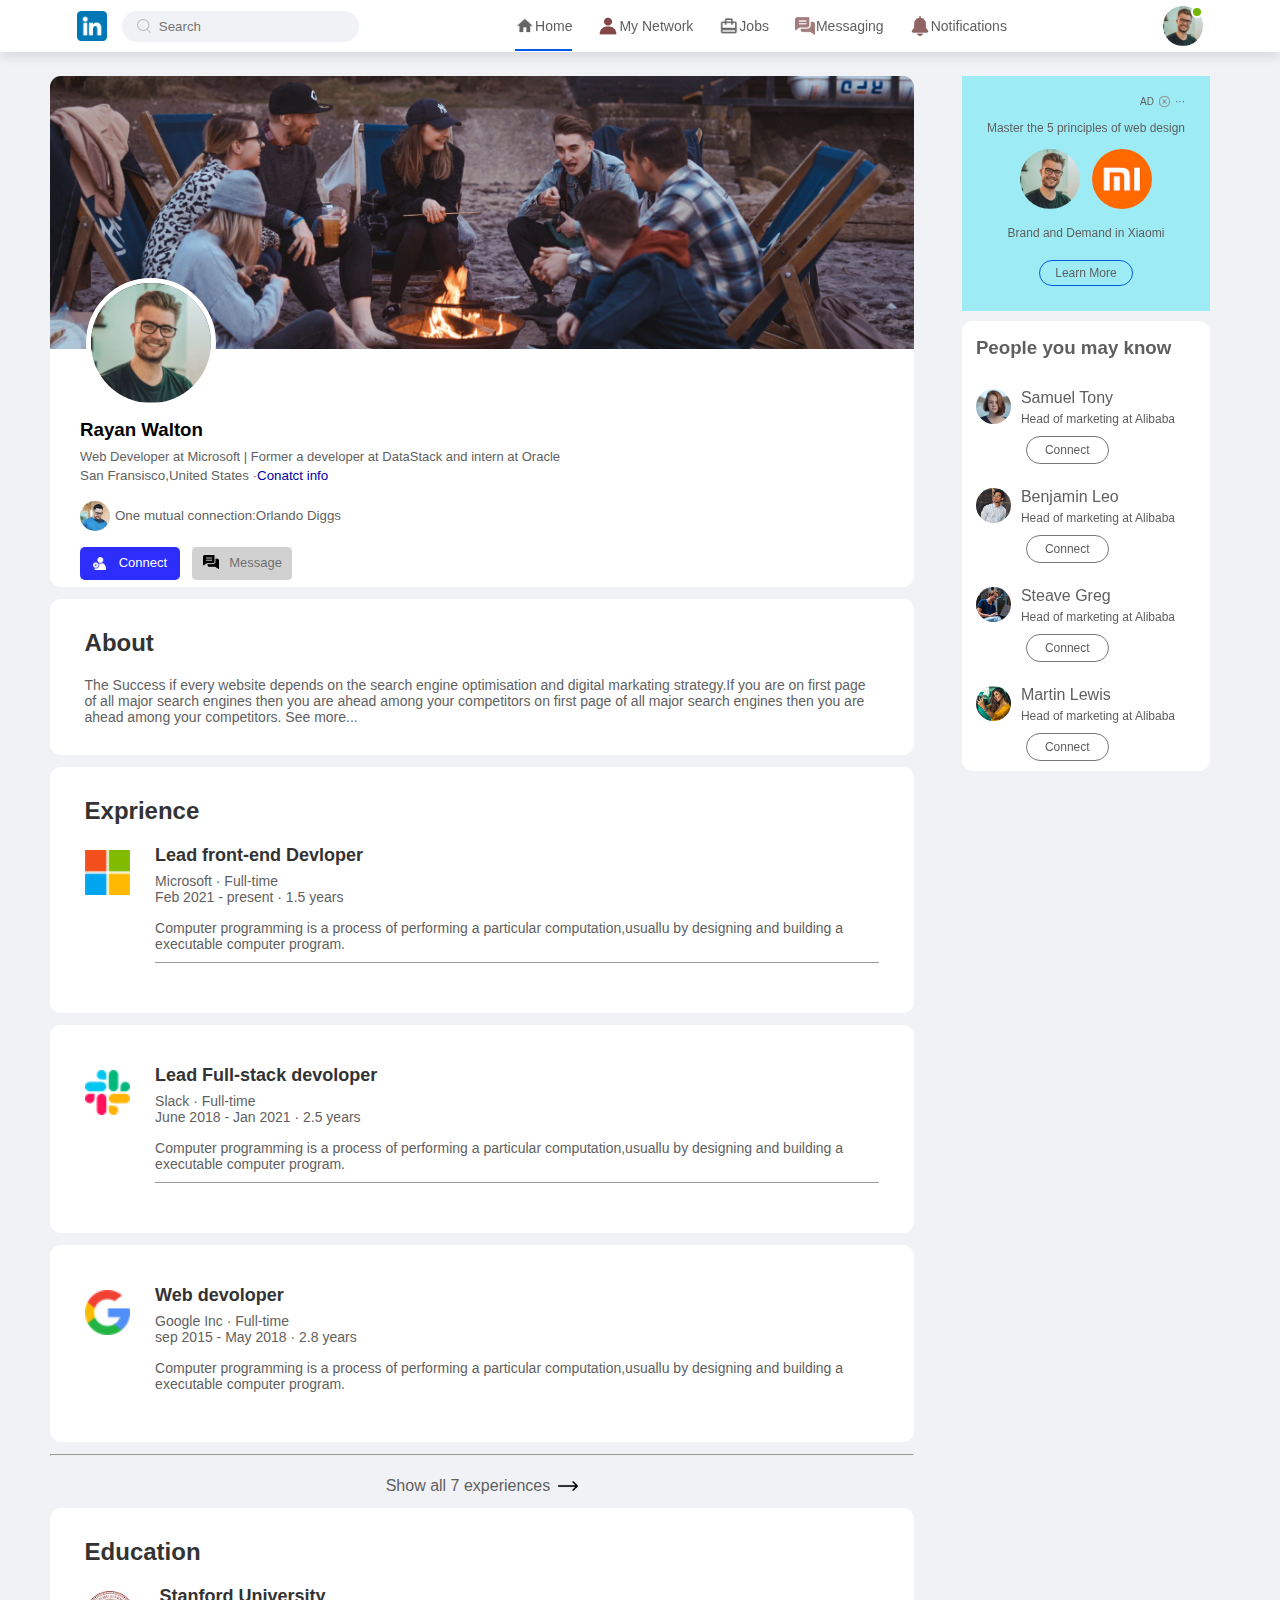
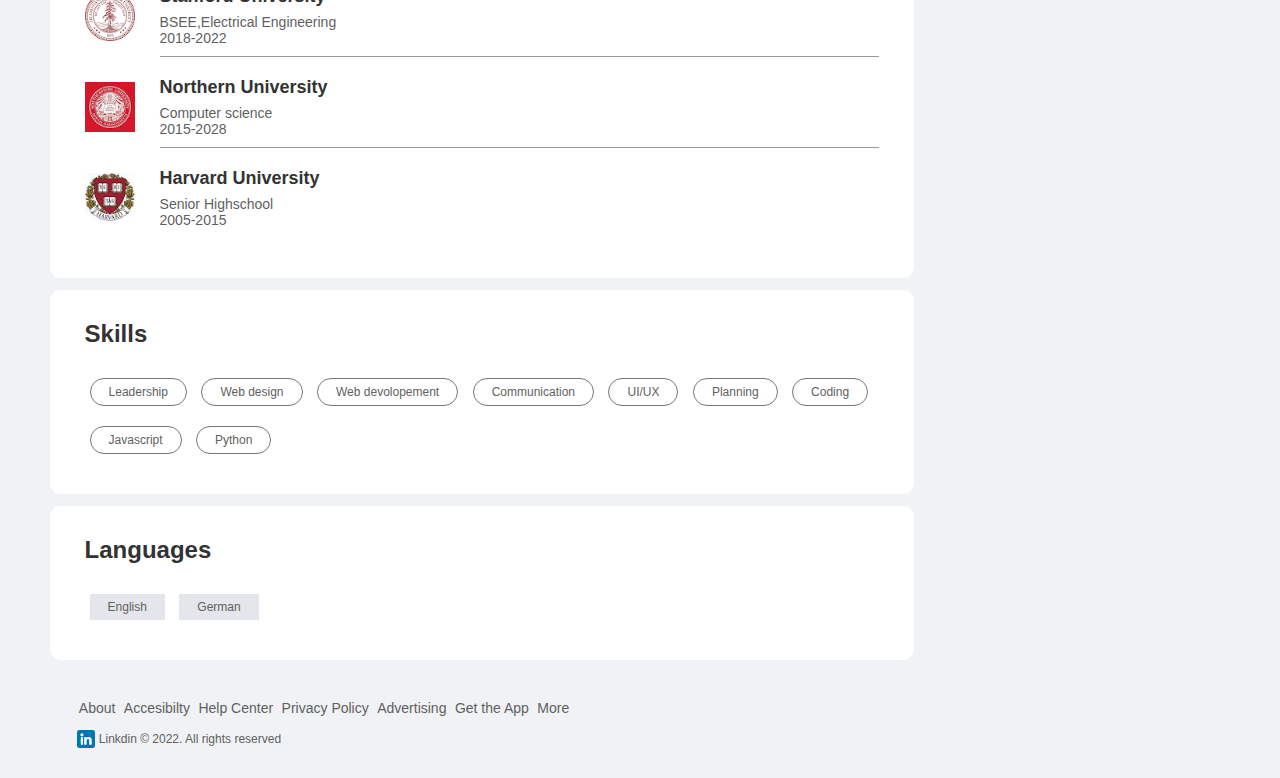
<file: profile.html>
<!DOCTYPE html>
<html lang="en">

<head>
    <meta charset="UTF-8">
    <meta http-equiv="X-UA-Compatible" content="IE=edge">
    <meta name="viewport" content="width=device-width, initial-scale=1.0">
    <title>Linkdin-clone</title>
    <link rel="stylesheet" href="style.css">
</head>

<body>
<!--hloiiiiii-->
    <nav class="navbar">
        <div class="navbar-left">
            <a href="index.html" class="logo"><img src="images/linkedin.png" alt=""></a>
            <div class="search-box">
                <img src="images/search.png" alt="">
                <input type="text" placeholder="Search">
            </div>
        </div>
        <div class="navbar-center">
            <ul>
                <li class="active-link"><a href=""><img src="images/profile-home.png" alt=""></a><span>Home</span></li>
                <li><a href=""><img src="images/profile-new.png" alt=""></a><span>My Network</span></li>
                <li><a href=""><img src="images/profile-job.png" alt=""></a><span>Jobs</span></li>
                <li><a href=""><img src="images/chatting.png" alt=""></a><span>Messaging</span></li>
                <li><a href=""><img src="images/bell.png" alt=""></a><span>Notifications</span></li>
            </ul>
        </div>
        <div class="navbar-right">

            <img src="images/member-2.png" alt="" onclick="toggleMenu()">
            <div class="online">

            </div>
        </div>
        <!-- ------------------profile dropdown menu------------------------- -->
        <div class="profile-menu-wrap " id="profile-menu">
            <div class="profile-menu">
                <div class="user-info">
                    <img src="images/member-2.png" alt="">
                    <div>
                        <h3>Rayan Walton</h3>
                        <a href="">See your profile</a>
                    </div>
                </div>

                <hr>
                <a href="" class="profile-menu-link">
                    <img src="images/contract.png" alt="">
                    <p>Give Feedback</p>
                    <span>></span>
                </a>
                <a href="" class="profile-menu-link">
                    <img src="images/settings.png" alt="">
                    <p>Settings and Privacy</p>
                    <span>></span>
                </a>
                <a href="" class="profile-menu-link">
                    <img src="images/question (1).png" alt="">
                    <p>Help & Support</p>
                    <span>></span>
                </a>
                <a href="" class="profile-menu-link">
                    <img src="images/moon.png" alt="">
                    <p>Display and Accesibilty</p>
                    <span>></span>
                </a>
                <a href="" class="profile-menu-link">
                    <img src="images/turn-off.png" alt="">
                    <p>Logout</p>
                    <span>></span>
                </a>
            </div>
        </div>
    </nav>


    <!-- NAVBAR CLOSED -->

    <div class="container">
        <div class="left-section">

            <div class="topbox">

                <div class="background-image">
                    <img src="images/cover.png" alt="">
                </div>

                <div class="profile-image">
                    <img src="images/member-2.png" alt="">
                </div>

                <div class="topbox-bottom-content">
                    <h3>Rayan Walton</h3>
                    <p>Web Developer at Microsoft | Former a
                        developer at DataStack and intern
                        at Oracle
                    </p>

                    <small>San Fransisco,United States &middot;<span>Conatct info</span></small>

                    <div class="profile-mini">
                        <img src="images/member-4.png" alt="">
                        <small>One mutual connection:Orlando Diggs</small>
                    </div>
                    <a href="">
                        <button class="connect-btn">
                            <div>
                                <img src="images/add-friend.png" alt="">
                                <p>Connect</p>
                            </div>
                        </button>
                    </a>

                    <a href="">
                        <button class="message-btn">
                            <div>
                                <img src="images/chatting (1).png" alt="">
                                <p>Message</p>
                            </div>
                        </button>
                    </a>

                </div>
            </div>

            <div class="profile-description">
                <h2>About</h2>
                <p>The Success if every website depends on the search engine optimisation and digital markating strategy.If you are on first page of all major search engines then you are ahead among your competitors on first page of all major search engines then you are ahead among your competitors.
                    <a href="" class="see-more-link">See more...</a> 
                </p>
            </div>

            <div class="profile-description">
                <h2>Exprience</h2>
                <div class="profile-desc-row">
                    <img src="images/microsoft.png" alt="">
                    <div>
                        <h3>Lead front-end Devloper</h3>
                        <b>Microsoft &middot; Full-time</b>
                        <b>Feb 2021 - present &middot; 1.5 years</b>
                        <p>Computer programming is a process of performing a particular
                            computation,usuallu by designing and building a executable
                            computer program.
                        </p>
                        <hr>
                    </div>
                </div>
            </div>

            
            <div class="profile-description">
             
                <div class="profile-desc-row">
                    <img src="images/slack.png" alt="">
                    <div>
                        <h3>Lead Full-stack devoloper</h3>
                        <b>Slack &middot; Full-time</b>
                        <b>June 2018 - Jan 2021 &middot; 2.5 years</b>
                        <p>Computer programming is a process of performing a particular
                            computation,usuallu by designing and building a executable
                            computer program.
                        </p>
                        <hr>
                    </div>
                </div>
            </div>

            
            <div class="profile-description">
              
                <div class="profile-desc-row">
                    <img src="images/search (1).png" alt="">
                    <div>
                        <h3>Web devoloper</h3>
                        <b>Google Inc &middot; Full-time</b>
                        <b>sep 2015  - May 2018 &middot; 2.8 years</b>
                        <p>Computer programming is a process of performing a particular
                            computation,usuallu by designing and building a executable
                            computer program.
                        </p>
                       
                    </div>
                </div>
            </div>

            <hr>
            <a href="" class="experience-link">Show all 7 experiences <img src="images/right-arrow.png" alt=""></a>

            <div class="profile-description">
                <h2>Education</h2>
                <div class="profile-desc-row">
                    <img src="images/stanf.png" alt="">
                    <div>
                        <h3>Stanford University</h3>
                        <b>BSEE,Electrical Engineering</b>
                        <b>2018-2022</b>
                        <hr>
                    </div>
                </div>

                <div class="profile-desc-row">
                    <img src="images/northern.png" alt="">
                    <div>
                        <h3>Northern University</h3>
                        <b>Computer science</b>
                        <b>2015-2028</b>
                        <hr>
                    </div>
                </div>

                <div class="profile-desc-row">
                    <img src="images/harva.png" alt="">
                    <div>
                        <h3>Harvard University</h3>
                        <b>Senior Highschool</b>
                        <b>2005-2015</b>
                      
                    </div>
                </div>
            </div>


            <div class="profile-description">
                <h2>Skills</h2>
                <a href="" class="skills-btn">Leadership</a>
                <a href="" class="skills-btn">Web design</a>
                <a href="" class="skills-btn">Web devolopement</a>
                <a href="" class="skills-btn">Communication</a>
                <a href="" class="skills-btn">UI/UX</a>
                <a href="" class="skills-btn">Planning</a>
                <a href="" class="skills-btn">Coding</a>
                <a href="" class="skills-btn">Javascript</a>
                <a href="" class="skills-btn">Python</a>
            </div>

            <div class="profile-description">
                <h2>Languages</h2>
                <a href="" class="language-btn">English</a>
                <a href="" class="language-btn">German</a>
           
            </div>

        </div>



        <div class="right-section">
            <div class="sidebar-ad">
                <small>AD <img src="images/close.png"  alt=""> &middot;&middot;&middot;</small>
                <p>Master the 5 principles of web design</p>
                <div>
                    <img src="images/member-2.png" alt="">
                    <img src="images/xiaomi.png" alt="">
                </div>
                <b>Brand and Demand in Xiaomi</b>
                <a href="" class="ad-link">Learn More</a>
            </div>




            <div class="sidebar-people">

                <h3 class="title">People you may know</h3>

                <div class="people-bar">
                    <img src="images/member-1.png" alt="">
                    <div class="people-bar-content">
                        <h3>Samuel Tony</h3>
                        <p>Head of marketing at Alibaba</p>
                        <a href="" class="skills-btn">
                            Connect
                        </a>
                    </div>
                </div>

                
                <div class="people-bar">
                    <img src="images/member-9.png" alt="">
                    <div class="people-bar-content">
                        <h3>Benjamin Leo</h3>
                        <p>Head of marketing at Alibaba</p>
                        <a href="" class="skills-btn">
                            Connect
                        </a>
                    </div>
                </div>

                <div class="people-bar">
                    <img src="images/member-7.png" alt="">
                    <div class="people-bar-content">
                        <h3>Steave Greg</h3>
                        <p>Head of marketing at Alibaba</p>
                        <a href="" class="skills-btn">
                            Connect
                        </a>
                    </div>
                </div>

                <div class="people-bar">
                    <img src="images/member-8.png" alt="">
                    <div class="people-bar-content">
                        <h3>Martin Lewis</h3>
                        <p>Head of marketing at Alibaba</p>
                        <a href="" class="skills-btn">
                            Connect
                        </a>
                    </div>
                </div>

            </div>



        </div>


     
    </div>

    <div class="profile-footer">
        <div class="sidebar-useful-links">
            <a href="">About</a>
            <a href="">Accesibilty</a>
            <a href="">Help Center</a>
            <a href="">Privacy Policy</a>
            <a href="">Advertising</a>
            <a href="">Get the App</a>
            <a href="">More</a>

            <div class="copyright-msg">
                <img src="images/linkedin.png" alt="">
                <p>Linkdin &#169 2022. All rights reserved</p>
            </div>
        </div>
    </div>



    <script>
        let profilemenu = document.getElementById("profile-menu");
        function toggleMenu() {
            profilemenu.classList.toggle("test")

        }
    </script>
</body>

</html>
</file>
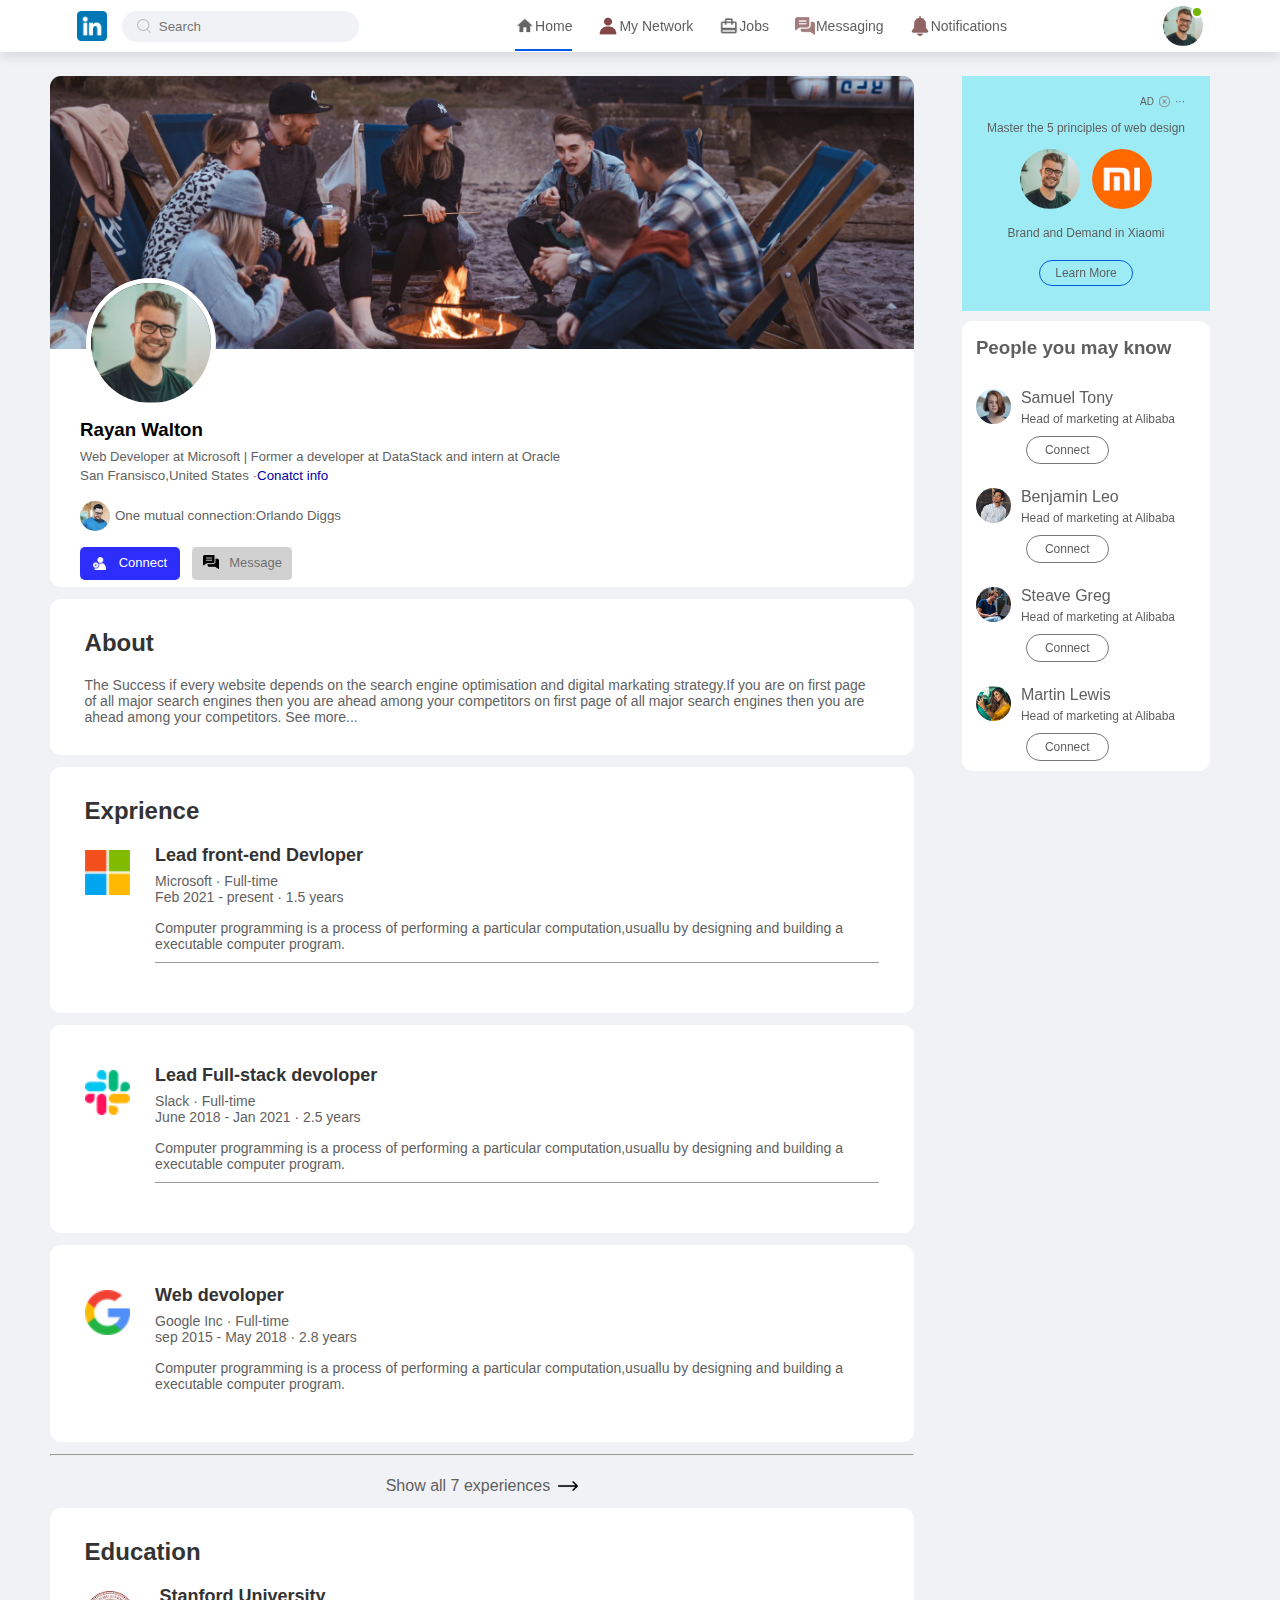
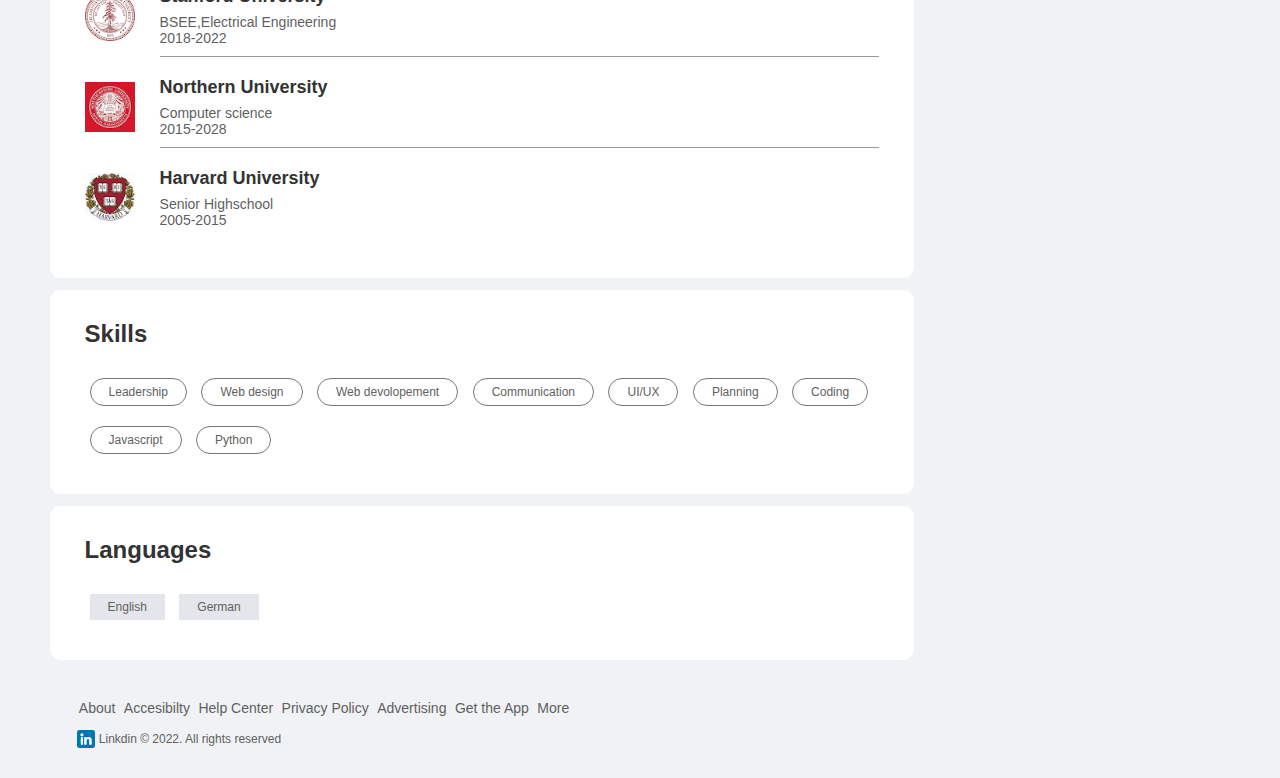
<file: images/profile.html>
<!DOCTYPE html>
<html lang="en">

<head>
    <meta charset="UTF-8">
    <meta http-equiv="X-UA-Compatible" content="IE=edge">
    <meta name="viewport" content="width=device-width, initial-scale=1.0">
    <title>Linkdin-clone</title>
    <link rel="stylesheet" href="style.css">
</head>

<body>

    <nav class="navbar">
        <div class="navbar-left">
            <a href="index.html" class="logo"><img src="./linkedin.png" alt=""></a>
            <div class="search-box">
                <img src="./search.png" alt="">
                <input type="text" placeholder="Search">
            </div>
        </div>
        <div class="navbar-center">
            <ul>
                <li class="active-link"><a href=""><img src="./profile-home.png" alt=""></a><span>Home</span></li>
                <li><a href=""><img src="./profile-new.png" alt=""></a><span>My Network</span></li>
                <li><a href=""><img src="./profile-job.png" alt=""></a><span>Jobs</span></li>
                <li><a href=""><img src="./chatting.png" alt=""></a><span>Messaging</span></li>
                <li><a href=""><img src="./bell.png" alt=""></a><span>Notifications</span></li>
            </ul>
        </div>
        <div class="navbar-right">

            <img src="./member-2.png" alt="" onclick="toggleMenu()">
            <div class="online">

            </div>
        </div>
        <!-- ------------------profile dropdown menu------------------------- -->
        <div class="profile-menu-wrap " id="profile-menu">
            <div class="profile-menu">
                <div class="user-info">
                    <img src="./member-2.png" alt="">
                    <div>
                        <h3>Rayan Walton</h3>
                        <a href="">See your profile</a>
                    </div>
                </div>

                <hr>
                <a href="" class="profile-menu-link">
                    <img src="./contract.png" alt="">
                    <p>Give Feedback</p>
                    <span>></span>
                </a>
                <a href="" class="profile-menu-link">
                    <img src="./settings.png" alt="">
                    <p>Settings and Privacy</p>
                    <span>></span>
                </a>
                <a href="" class="profile-menu-link">
                    <img src="./question (1).png" alt="">
                    <p>Help & Support</p>
                    <span>></span>
                </a>
                <a href="" class="profile-menu-link">
                    <img src="./moon.png" alt="">
                    <p>Display and Accesibilty</p>
                    <span>></span>
                </a>
                <a href="" class="profile-menu-link">
                    <img src="./turn-off.png" alt="">
                    <p>Logout</p>
                    <span>></span>
                </a>
            </div>
        </div>
    </nav>


    <!-- NAVBAR CLOSED -->

    <div class="container">
        <div class="left-section">

            <div class="topbox">

                <div class="background-image">
                    <img src="./cover.png" alt="">
                </div>

                <div class="profile-image">
                    <img src="./member-2.png" alt="">
                </div>

                <div class="topbox-bottom-content">
                    <h3>Rayan Walton</h3>
                    <p>Web Developer at Microsoft | Former a
                        developer at DataStack and intern
                        at Oracle
                    </p>

                    <small>San Fransisco,United States &middot;<span>Conatct info</span></small>

                    <div class="profile-mini">
                        <img src="./member-4.png" alt="">
                        <small>One mutual connection:Orlando Diggs</small>
                    </div>
                    <a href="">
                        <button class="connect-btn">
                            <div>
                                <img src="./add-friend.png" alt="">
                                <p>Connect</p>
                            </div>
                        </button>
                    </a>

                    <a href="">
                        <button class="message-btn">
                            <div>
                                <img src="./chatting (1).png" alt="">
                                <p>Message</p>
                            </div>
                        </button>
                    </a>

                </div>
            </div>

            <div class="profile-description">
                <h2>About</h2>
                <p>The Success if every website depends on the search engine optimisation and digital markating strategy.If you are on first page of all major search engines then you are ahead among your competitors on first page of all major search engines then you are ahead among your competitors.
                    <a href="" class="see-more-link">See more...</a> 
                </p>
            </div>

            <div class="profile-description">
                <h2>Exprience</h2>
                <div class="profile-desc-row">
                    <img src="./microsoft.png" alt="">
                    <div>
                        <h3>Lead front-end Devloper</h3>
                        <b>Microsoft &middot; Full-time</b>
                        <b>Feb 2021 - present &middot; 1.5 years</b>
                        <p>Computer programming is a process of performing a particular
                            computation,usuallu by designing and building a executable
                            computer program.
                        </p>
                        <hr>
                    </div>
                </div>
            </div>

            
            <div class="profile-description">
             
                <div class="profile-desc-row">
                    <img src="./slack.png" alt="">
                    <div>
                        <h3>Lead Full-stack devoloper</h3>
                        <b>Slack &middot; Full-time</b>
                        <b>June 2018 - Jan 2021 &middot; 2.5 years</b>
                        <p>Computer programming is a process of performing a particular
                            computation,usuallu by designing and building a executable
                            computer program.
                        </p>
                        <hr>
                    </div>
                </div>
            </div>

            
            <div class="profile-description">
              
                <div class="profile-desc-row">
                    <img src="./search (1).png" alt="">
                    <div>
                        <h3>Web devoloper</h3>
                        <b>Google Inc &middot; Full-time</b>
                        <b>sep 2015  - May 2018 &middot; 2.8 years</b>
                        <p>Computer programming is a process of performing a particular
                            computation,usuallu by designing and building a executable
                            computer program.
                        </p>
                       
                    </div>
                </div>
            </div>

            <hr>
            <a href="" class="experience-link">Show all 7 experiences <img src="./right-arrow.png" alt=""></a>

            <div class="profile-description">
                <h2>Education</h2>
                <div class="profile-desc-row">
                    <img src="./stanf.png" alt="">
                    <div>
                        <h3>Stanford University</h3>
                        <b>BSEE,Electrical Engineering</b>
                        <b>2018-2022</b>
                        <hr>
                    </div>
                </div>

                <div class="profile-desc-row">
                    <img src="./northern.png" alt="">
                    <div>
                        <h3>Northern University</h3>
                        <b>Computer science</b>
                        <b>2015-2028</b>
                        <hr>
                    </div>
                </div>

                <div class="profile-desc-row">
                    <img src="./harva.png" alt="">
                    <div>
                        <h3>Harvard University</h3>
                        <b>Senior Highschool</b>
                        <b>2005-2015</b>
                      
                    </div>
                </div>
            </div>


            <div class="profile-description">
                <h2>Skills</h2>
                <a href="" class="skills-btn">Leadership</a>
                <a href="" class="skills-btn">Web design</a>
                <a href="" class="skills-btn">Web devolopement</a>
                <a href="" class="skills-btn">Communication</a>
                <a href="" class="skills-btn">UI/UX</a>
                <a href="" class="skills-btn">Planning</a>
                <a href="" class="skills-btn">Coding</a>
                <a href="" class="skills-btn">Javascript</a>
                <a href="" class="skills-btn">Python</a>
            </div>

            <div class="profile-description">
                <h2>Languages</h2>
                <a href="" class="language-btn">English</a>
                <a href="" class="language-btn">German</a>
           
            </div>

        </div>



        <div class="right-section">
            <div class="sidebar-ad">
                <small>AD <img src="./close.png"  alt=""> &middot;&middot;&middot;</small>
                <p>Master the 5 principles of web design</p>
                <div>
                    <img src="./member-2.png" alt="">
                    <img src="./xiaomi.png" alt="">
                </div>
                <b>Brand and Demand in Xiaomi</b>
                <a href="" class="ad-link">Learn More</a>
            </div>




            <div class="sidebar-people">

                <h3 class="title">People you may know</h3>

                <div class="people-bar">
                    <img src="./member-1.png" alt="">
                    <div class="people-bar-content">
                        <h3>Samuel Tony</h3>
                        <p>Head of marketing at Alibaba</p>
                        <a href="" class="skills-btn">
                            Connect
                        </a>
                    </div>
                </div>

                
                <div class="people-bar">
                    <img src="./member-9.png" alt="">
                    <div class="people-bar-content">
                        <h3>Benjamin Leo</h3>
                        <p>Head of marketing at Alibaba</p>
                        <a href="" class="skills-btn">
                            Connect
                        </a>
                    </div>
                </div>

                <div class="people-bar">
                    <img src="./member-7.png" alt="">
                    <div class="people-bar-content">
                        <h3>Steave Greg</h3>
                        <p>Head of marketing at Alibaba</p>
                        <a href="" class="skills-btn">
                            Connect
                        </a>
                    </div>
                </div>

                <div class="people-bar">
                    <img src="./member-8.png" alt="">
                    <div class="people-bar-content">
                        <h3>Martin Lewis</h3>
                        <p>Head of marketing at Alibaba</p>
                        <a href="" class="skills-btn">
                            Connect
                        </a>
                    </div>
                </div>

            </div>



        </div>


     
    </div>

    <div class="profile-footer">
        <div class="sidebar-useful-links">
            <a href="">About</a>
            <a href="">Accesibilty</a>
            <a href="">Help Center</a>
            <a href="">Privacy Policy</a>
            <a href="">Advertising</a>
            <a href="">Get the App</a>
            <a href="">More</a>

            <div class="copyright-msg">
                <img src="./linkedin.png" alt="">
                <p>Linkdin &#169 2022. All rights reserved</p>
            </div>
        </div>
    </div>



    <script>
        let profilemenu = document.getElementById("profile-menu");
        function toggleMenu() {
            profilemenu.classList.toggle("test")

        }
    </script>
</body>

</html>
</file>
<file: style.css>
*{
    margin: 0;
    padding: 0;
    box-sizing: border-box;
    font-family: sans-serif;
}

body{
    background: #f0f2f5;
    color: #5f5f5f;

}

a{
    text-decoration: none;
    color: #5f5f5f;
}

.navbar-center ul li:nth-child(2) img{
    color: black;
}

.navbar{
    display: flex;
    align-items: center;
    justify-content: space-between;
    background: #fff;
    padding: 6px 6%;
    position: sticky;
    top: 0;
    z-index:100;
    box-shadow: 0 5px 10px rgba(0, 0, 0, 0.1);
    width: 100%;
}

.logo img{
    width: 30px;
    margin-right: 15px;
    display: block;
}

.navbar-center ul li{
    display: inline-block;
    list-style: none;

}

.navbar-center ul{
    display: flex;
    align-items: center;
}

.navbar-center ul li{
    display: flex;
    margin: 0px 13px;
    position: relative;
}

.navbar-center ul li a{
    display: flex;
    align-items: center;
    font-size: 14px;
    margin: 5px 0px;
    
}


.navbar-center ul li span{
    display: flex;
    align-items: center;
    font-size: 14px;
}


.navbar-center ul li::after{
    content: '';
    width: 0;
    height: 2px;
    background: #045be6;
    position: absolute;
    bottom: -10px;
    transition: 0.3s;
    
}

.navbar-center ul li:hover::after{
    width: 100%;
}


.navbar-center ul li img{
    width: 20px;
    height: 20px;
}

.navbar-right img{
    width: 40px;
    border-radius: 50%;
    display: block;
    cursor: pointer;
    position: relative;
}

.navbar-center ul li:nth-child(2) img,
.navbar-center ul li:nth-child(4) img,
.navbar-center ul li:nth-child(5) img{
    width: 20px;
    height: 20px;
    margin-right: 1px;
}

.navbar-right{
    display: flex;
    position: relative;
}

.online{
    width: 12px;
    height: 12px;
    background-color: #70b604;
    position: absolute;
    right: 0;
    border-radius: 50%;
    border: 2px solid white;
}

.navbar-center ul li:nth-child(1)::after{
    width: 100%;
}

.search-box{
    background: #f0f2f5;
    width: 100%;
    border-radius: 20px;
    display: flex;
    align-items: center;
    padding: 0 15px;
}

.navbar-left{
    display: flex;
    align-items: center;
}

.search-box img{
    width: 14px;
}

.search-box input{
    width: 100%;
    background: transparent;
    padding: 8px;
    outline: none;
    border: none;
}

/* -------navbar end-------------- */


.container{
    display: grid;
    grid-template-areas: 'left-sidebar main-content right-sidebar';
    grid-gap: 20px;
    margin: 24px 50px;
}
/* left ------------------------------------- sidebar */



.left-sidebar{
    grid-area: left-sidebar;
    position: sticky;
    align-self: start;
    top: -43vh;
}

.sidebar-profile-box{
    background: #fff;
    border-radius: 11px;
    overflow: hidden;
}

.sidebar-profile-info{
    padding: 0 25px;
}

.sidebar-profile-info img{
    width: 90px;
    border-radius: 50%;
    background: white;
    padding:4px;
    margin-top: -45px;
}

.sidebar-profile-info h1{
    font-size: 20px;
    font-weight: 600;
    color: #222;
}

.sidebar-profile-info h3{
    font-size: 14px;
    font-weight: 500;
    color: #777;
}

.sidebar-profile-info ul{
    list-style: none;
    margin: 20px 0;
}

.sidebar-profile-info ul li{
    width: 100%;
    margin: 5px 0px;
    font-size: 13px;
}

.sidebar-profile-info ul li span{
    float: right;
    color: #045be6;
}

.sidebar-profile-link{
    display: flex;
    align-items: center;
    border-top: 1px solid #ccc;
}

.sidebar-profile-link a{
    flex-basis: 50%;
    display: flex;
    align-items: center;
    justify-content: center;
    padding: 8px 0;
    font-size: 13px;
    border-left: 1px solid #ccc;
    margin: 8px 0px
}

.sidebar-profile-link a:first-child{
    border-left: 0;
}

.sidebar-profile-link a:first-child img{
    height: 19px;
    width: 23px;
    margin-right: 5px;

}

.sidebar-profile-link a:last-child img{
    height: 24px;
    width: 20px;
    margin-right: 5px;

}

.sidebar-activity{
    background: #fff;
    padding: 5px 25px;
    margin: 12px 0;
    border-radius: 11px;
    overflow: hidden;
   

}

.sidebar-activity h3{
    color: #777;
    font-size: 14px;
    font-weight: 500;
    margin: 20px 0 10px;
}

.sidebar-activity a{
    display: flex;
    align-items: center;
    font-size: 12px;
    font-weight: 500;
    color: #888;
    margin: 6px 0;
}

.sidebar-activity a img{
    width: 14px;
    margin-right: 10px;
}

.discover-more-link{
    border-top: 1px solid #ccc;
    text-align: center;
    margin-top: 20px;
    /* Becauses we have 25px padding from left and
    right */
    margin-left: -25px;
    margin-right: -25px;
    
}

.discover-more-link a{
    color: #045be6;
    display: inline-block;
    margin: 10px 0;
}



/* right ------------------------------------- sidebar */

.right-sidebar{
    grid-area: right-sidebar;
    position: sticky;
    align-self: start;
    top: -35vh;

   
}


.sidebar-news{
    background: white;
    padding: 10px 25px;
    margin-bottom: 10px;
    border-radius: 11px;

}

.info-icon{
    width: 15px;
    float: right;
    margin-top: 15px;

}

.sidebar-news h3{
    font-size: 18px;
    font-weight: 600;
    color: #333;
    margin: 10px 0 30px;
    
}

.sidebar-news a{
    display: block;
    font-size: 13px;
    font-weight: 600;
    margin-top: 10px;
    margin-bottom: -5px;
}

.sidebar-news span{
    font-size: 12px;
}

.sidebar-news .read-more-link{
    color: #045be6;
    font-weight: 500;
    margin: 30px 0 10px;
}

.sidebar-ad{
    background: rgba(15, 225, 244, 0.368);
    padding: 15px 25px;
    text-align: center;
    margin: 12px 0;
    font-size: 12px;
    margin-bottom: 10px;
}

.sidebar-ad img{
    width: 60px;
    border-radius: 50%;
    margin: 4px;
}

.sidebar-ad small{
    float: right;
    font-weight: 500;
    display: flex;
    align-items: center;
}

.sidebar-ad p{
    margin-top: 30px;
    margin-bottom: 10px;

}

.sidebar-ad b{
    display: block;
    font-weight: 500;
    margin-top: 10px;
}

.ad-link{
    display: inline-block;
    border: 1px solid #045be6;
    border-radius: 30px;
    padding: 5px 15px;
    font-weight: 500;
    margin: 20px auto 10px;
}

.sidebar-useful-links{
    padding: 15px 25px;
    text-align: center;
}

.sidebar-useful-links a{
    display: inline-block;
    font-size: 14px;
    margin: 4px 2px;
}

.copyright-msg{
    display: flex;
    align-items: center;
    justify-content: center;
    font-size: 12px;
    margin-top: 10px;
    font-weight: 500;

}

.copyright-msg img{
    width: 18px;
    margin-right: 4px;
}



/* main----------------------------------------content */
.main-content{
    grid-area: main-content;
}

.create-post{
    background: white;
    border-radius: 11px;
    border-bottom-right-radius: 4px;
    border-bottom-left-radius: 4px;
    overflow: hidden;
}

.create-post-input{
    padding: 20px 25px 10px;
    display: flex;
    /* align-items: flex-start; The flexbox items are
     aligned at the start of the cross axis.
      By default, the cross axis is vertical.
       This means the flexbox items will be aligned vertically at the top. 1. */
    align-items: flex-start;
    
}

.create-post-input img{
    width: 35px;
    border-radius: 50%;
    margin-right: 10px;
}

.create-post-input textarea{
    width: 100%;
    border: 0;
    resize: none;
    outline: none;
    background: transparent;
    margin-top: 8px;
}


::placeholder{
    font-weight: 500;
}

.create-post-links{
    display: flex;
    align-items: flex-start;
   
}

.create-post-links li{
    list-style: none;
    border-top: 1px solid #ccc;
    border-right: 1px solid #ccc;
    flex-basis: 25%;
    height: 40px;
    font-size: 13px;
    display: flex;
    align-items: center;
    justify-content: center;
    cursor: pointer;
   

}

.create-post-links li img{
    width: 15px;
    margin-right: 5px;
}

.create-post-links li:nth-child(2) img{
    margin-top: 5px;
}



.create-post-links li:nth-child(4){
    background: #045be6;
    border: none;
    color: #fff;
}

.sort-by{
    display: flex;
    align-items: center;
    margin: 10px 0;
}

.sort-by hr{
    /* hr takes entire available space
    in row */
    flex: 1;
    /* There is a small border for
    hr line */
    border: 0;
    height: 1px;
    background: #ccc;
}

.sort-by p{
    font-size: 13px;
    padding-left: 15px;
}

.sort-by p span{
    font-weight: 600;
    cursor: pointer;
}

.sort-by p span img{
    width: 12px;
    margin-left: 3px;
}

.post{
    background: white;
    padding: 23px 25px;
    padding-bottom: 4px;
    margin-bottom: 10px;
    border-radius: 11px;
}

.post-head{
    display: flex;
    align-items: flex-start;
    
   
}

.post-head img{
    border-radius: 50%;
    width: 35px;
    height: 35px;
    margin-right: 12px;
}

.post-head h3{
    font-size: 18px;
    color:#333;
    font-weight: 600;
}

.post-head-content small{
    display: block;
    margin-bottom: -2px;
}

.post-content p{
    font-size: 13px;

}

.post-content{
    padding: 13px 0;
}

.post-content img{
    width: 100%;
}

.post-content p{
    margin-bottom: 17px;
    font-size: 14px;
}

.post-stats{
    display: flex;
    flex-wrap: wrap;
    align-items: center;
    justify-content: space-between;
    font-size: 12px;
    border-bottom: 1px solid #ccc;
    padding-bottom: 6px;
}

.post-stats div{
    display: flex;
    align-items: center;
}

.post-stats img{
    width: 15px;
    margin-right: -5px;
}

.post-stats span{
    margin-left: 11px;
}

.post-widgets{
    margin: 8px 0px;
}

.post-widgets ul{
    display: flex;
    align-items: center;
    justify-content: space-between;
}

.post-widgets ul li{
    list-style: none;
    display: flex;
    align-items: center;
}

.post-widgets ul li:first-child img:first-child{
    width: 25px;
    height: 25px;
    border-radius: 50%;
}

.post-widgets ul li:first-child img:nth-child(2){
    width: 10px;
    height: 15px;
}

.post-widgets ul li img{
    width: 15px;
    margin-right: 3px;
}

.post-widgets ul li:nth-child(4) img,
.post-widgets ul li:nth-child(3) img{
    width:19px
}

.post-widgets p{
    font-size: 12px;
}


.post-widgets ul li:nth-child(5) img{
    rotate: -45deg;
}

/* profile dropdown menu */

.profile-menu-wrap{
    position: absolute;
    top: 100%;
    right: 5%;
    width: 320px;
    max-height: 0px;
    overflow: hidden;
    transition:0.5s;
   
}

.profile-menu{
    background-color:#222;
    color: white;
    padding: 20px;
    margin: 10px;
    border-radius: 11px;
}

.user-info{
    display: flex;
    align-items: center;
}

.user-info img{
    width: 50px;
    border-radius: 50%;
    margin-right: 15px;
}

.user-info h3{
    font-weight: 500;
    margin-bottom: -1px;
}

.user-info a{
    font-size:13px ;
    color: #c9dbf8;
}

.profile-menu hr{
    border: 0;
    height: 1px;
    width: 100%;
    background: #fff;
    margin: 15px 0 10px;
}

.profile-menu-link{
    display: flex;
    align-items: center;
    color: #fff;
    margin: 12px 0;

}

.profile-menu-link p{
    width: 100%;
}

.profile-menu-link img{
    width: 35px;
    border-radius: 50%;
    margin-right: 6px;
}

.profile-menu-link img{
    width: 20px;
    height: 20px;
}

.navbar-right img:active .profile-menu-wrap{
    display: block;
}

.test{
    max-height: 400px;
}

/*############################################## profile page */

.left-section{
    flex-basis: 72%;
    margin-right: 28px;
  
}

.topbox{
    background: white;
    border-radius: 11px;
    overflow: hidden;
}

.topbox .background-image img{
    width: 100%;
}

.topbox .profile-image img{
    border-radius: 50%;
    border: 5px solid white;
    margin-top: -75px;
    margin-left: 36px;
}

.topbox h3{
    color: black;
}

.topbox-bottom-content{
    padding: 7px 0px;
    padding-left:  30px;
}

.topbox-bottom-content h3{
    margin-bottom: 7px;
}

.topbox-bottom-content p{
    font-size: 13px;
    line-height: 18px;
}

.topbox-bottom-content small{
    line-height: 18px;
    
}
.topbox-bottom-content small span{
    color: #0000a5;
    font-weight: 500;
}


.topbox-bottom-content .profile-mini{
    display: flex;
    align-items: center;
    padding: 16px 0;
}


.topbox-bottom-content .profile-mini img{
    border-radius: 50%;
    width: 30px;
    margin-right: 5px;
}

.connect-btn div{
    width: 100px;
    background-color: rgba(0, 0, 255, 0.808);
    color: white;
    display: flex;
    align-items: center;
    justify-content: space-evenly;
    height: 33px;
    border-radius: 5px;
}

.message-btn div{
    width: 100px;
    background-color:rgba(128, 128, 128, 0.268);
    color:rgba(0, 0, 0, 0.497);
    display: flex;
    align-items: center;
    justify-content: space-evenly;
    height: 33px;
    border-radius: 5px;
}

.topbox-bottom-content button{ 
    border: none;
}

.connect-btn div img{
    width: 13px;
}

.message-btn div img{
    width: 16px;
    margin-top: -3px;
}

.message-btn{
    margin-bottom: -1px;
    margin-left: 8px;
}

.profile-description{
    background: #fff;
    padding: 20px 4% 30px;
    margin: 12px 0;
    border-radius: 11px;
    
}

.profile-description p{
    font-size: 14px;
}


.profile-description h2{
    color: #333;
    margin:10px 0 20px;
    font-weight: 600;
}

.see-more-link{
    display: block;
    text-align: right;

}

.profile-desc-row{
    display: flex;
    align-items: flex-start;
    margin: 20px 0;
}

.profile-desc-row img{
    width: 50px;
    margin-right: 25px;
    margin-top: 5px;
}

.profile-desc-row div{
    width: 100%;
}

.profile-desc-row h3{
    font-size: 18px;
    font-weight: 600;
    color: #333;
    padding-bottom: 7px;
}

.profile-desc-row b{
    display: block;
    font-weight: 500;
    font-size: 15px;
}

.profile-desc-row p{
    margin-top: 15px;
}

.profile-desc-row b{
   font-size: 14px;
}

.profile-desc-row hr{
    border: 0;
    border-bottom: 1px solid #999;
    margin-top: 10px;
}

.experience-link{
    display: flex;
    align-items: center;
    justify-content: center;
    padding-top: 20px;
    font-weight: 500;
}

.experience-link img{
    width: 20px;
    margin-left: 8px;
}

.profile-description a{
    display: inline-block;
}

.skills-btn{
    display: inline-block;
    margin: 10px 5px;
    padding: 6px 18px;
    border: 1px solid #777;
    border-radius: 30px;
    font-size: 12px;
    font-weight: 500;
}

.language-btn{
    display: inline-block;
    margin: 10px 5px;
    padding: 6px 18px;
    background: #e4e6eb;
    font-size: 12px;
    font-weight: 500;
}



/* ----------profile page right section------------- */

.right-section .sidebar-ad{
    margin: 0;
}


.right-section{
    flex-basis: 25%;
    align-self: flex-start;
    position: sticky;
    top: -24vh;
}

.sidebar-people{
    background: white;
    margin: 10px 0px;
    border-radius: 11px;

}



.people-bar{
    display: flex;
    margin: 14px 14px;
}

.people-bar .people-bar-content h3{
    font-size: 16px;
    font-weight: 500;
}

.sidebar-people .title{
    padding:16px 14px
}

.people-bar p{
    font-size: 12px;
    font-weight: 5300;
    padding-top: 5px;
}

.people-bar img{
    width: 35px;
    height: 35px;
    border-radius: 50%;
    margin-right: 10px;
}

.profile-footer{
    padding: 0 6% 30px;
}

.profile-footer .sidebar-useful-links{
    text-align: left;
    padding: 0;
}

.profile-footer .sidebar-useful-links .copyright-msg{
    justify-content: flex-start;
}

#showMoreLink{
    display: none;
}


/* media query for small screen */

@media (max-width:960px){
    .navbar-center ul li span {
        display: none;
    }
   
}

@media (max-width:650px) {
    .search-box input{
        display: none;
    }

    .search-box {
        padding: 0;
    }
}

@media (max-width:900px) {
    .container{
        grid-template-areas: 'main-content main-content'
        'left-sidebar right-sidebar';
        margin: 15px 30px;
    }
}

@media (max-width:500px) {
    .container{
        grid-template-areas: 'left-sidebar'
        'main-content'
        'right-sidebar';
        margin: 5px 15px;
    }
    .sidebar-activity{
        display: none;
    }
    #showMoreLink{
        display: block;
        width: fit-content;
        margin: 10px auto;
        font-size: 14px;
        cursor: pointer;
    }
    .create-post{
        margin-top: -20px;
    }
    .left-sidebar{
        position: unset;
        margin-top: 10px;
    }
}

@media (max-width:349px) {
   .container{
    margin: 0px;
   }
}

@media(max-width:425px){
    .post-stats div{
        margin: 2px 0;
    }
    .post-widgets p{
        display: none;
    }

    .post-widgets ul li img{
        margin-right: 0px;
    }
}

@media (max-width:400px) {
    .post-head h3 {
        font-size: 16px;
    }

    .post-head-content small {
        font-size: 12px;
        padding: 3px 0px;
    }

    .post-content p {
        font-size: 13px;
    }

    .sidebar-profile-info h1 {
        font-size: 19px;
    }

    .sidebar-profile-info h3 {
        font-size: 13px;
    }
    .sidebar-profile-info ul li {
        font-size: 12px;
    }
    .sidebar-activity h3 {
        font-size: 13px;
    }

    .sidebar-news h3 {
        font-size: 17px;
    }

    .sidebar-news a {
        font-size: 12px;
    }

    .sidebar-news span {
        font-size: 11px;
    }

    .sidebar-useful-links a ,.profile-desc-row b {
        font-size: 12px;
    }

    .topbox-bottom-content h3 {
        font-size: 17px;
    }

    .topbox-bottom-content p,.topbox-bottom-content small,.profile-description p {
        font-size: 12px;
    }
    .profile-description h2  {
        font-size: 22px;
    }

    .profile-desc-row h3 {
        font-size: 16px;
    }

    .experience-link {
        font-size: 14px;
    }

    .profile-description h2 {
        font-size: 18px;
    }

    .profile-desc-row h3 {
        font-size: 14px;
    }

    .people-bar .people-bar-content h3 {
        font-size: 14px;
        line-height: 9px;
    }

    .topbox .profile-image img {
        width: 100px;
        margin-top: -50px;
    }
}

@media (max-width:492px) {

    .left-section {
        margin-right:0px ;
    }
   
}

.sidebar-activity-toggle{
    display: block;
}

.sidebar-ad small img{
    width: 13px;
}
</file>
<file: images/style.css>
*{
    margin: 0;
    padding: 0;
    box-sizing: border-box;
    font-family: sans-serif;
}

body{
    background: #f0f2f5;
    color: #5f5f5f;

}

a{
    text-decoration: none;
    color: #5f5f5f;
}

.navbar-center ul li:nth-child(2) img{
    color: black;
}

.navbar{
    display: flex;
    align-items: center;
    justify-content: space-between;
    background: #fff;
    padding: 6px 6%;
    position: sticky;
    top: 0;
    z-index:100;
    box-shadow: 0 5px 10px rgba(0, 0, 0, 0.1);
    width: 100%;
}

.logo img{
    width: 30px;
    margin-right: 15px;
    display: block;
}

.navbar-center ul li{
    display: inline-block;
    list-style: none;

}

.navbar-center ul{
    display: flex;
    align-items: center;
}

.navbar-center ul li{
    display: flex;
    margin: 0px 13px;
    position: relative;
}

.navbar-center ul li a{
    display: flex;
    align-items: center;
    font-size: 14px;
    margin: 5px 0px;
    
}


.navbar-center ul li span{
    display: flex;
    align-items: center;
    font-size: 14px;
}


.navbar-center ul li::after{
    content: '';
    width: 0;
    height: 2px;
    background: #045be6;
    position: absolute;
    bottom: -10px;
    transition: 0.3s;
    
}

.navbar-center ul li:hover::after{
    width: 100%;
}


.navbar-center ul li img{
    width: 20px;
    height: 20px;
}

.navbar-right img{
    width: 40px;
    border-radius: 50%;
    display: block;
    cursor: pointer;
    position: relative;
}

.navbar-center ul li:nth-child(2) img,
.navbar-center ul li:nth-child(4) img,
.navbar-center ul li:nth-child(5) img{
    width: 20px;
    height: 20px;
    margin-right: 1px;
}

.navbar-right{
    display: flex;
    position: relative;
}

.online{
    width: 12px;
    height: 12px;
    background-color: #70b604;
    position: absolute;
    right: 0;
    border-radius: 50%;
    border: 2px solid white;
}

.navbar-center ul li:nth-child(1)::after{
    width: 100%;
}

.search-box{
    background: #f0f2f5;
    width: 100%;
    border-radius: 20px;
    display: flex;
    align-items: center;
    padding: 0 15px;
}

.navbar-left{
    display: flex;
    align-items: center;
}

.search-box img{
    width: 14px;
}

.search-box input{
    width: 100%;
    background: transparent;
    padding: 8px;
    outline: none;
    border: none;
}

/* -------navbar end-------------- */


.container{
    display: grid;
    grid-template-areas: 'left-sidebar main-content right-sidebar';
    grid-gap: 20px;
    margin: 24px 50px;
}
/* left ------------------------------------- sidebar */



.left-sidebar{
    grid-area: left-sidebar;
    position: sticky;
    align-self: start;
    top: -43vh;
}

.sidebar-profile-box{
    background: #fff;
    border-radius: 11px;
    overflow: hidden;
}

.sidebar-profile-info{
    padding: 0 25px;
}

.sidebar-profile-info img{
    width: 90px;
    border-radius: 50%;
    background: white;
    padding:4px;
    margin-top: -45px;
}

.sidebar-profile-info h1{
    font-size: 20px;
    font-weight: 600;
    color: #222;
}

.sidebar-profile-info h3{
    font-size: 14px;
    font-weight: 500;
    color: #777;
}

.sidebar-profile-info ul{
    list-style: none;
    margin: 20px 0;
}

.sidebar-profile-info ul li{
    width: 100%;
    margin: 5px 0px;
    font-size: 13px;
}

.sidebar-profile-info ul li span{
    float: right;
    color: #045be6;
}

.sidebar-profile-link{
    display: flex;
    align-items: center;
    border-top: 1px solid #ccc;
}

.sidebar-profile-link a{
    flex-basis: 50%;
    display: flex;
    align-items: center;
    justify-content: center;
    padding: 8px 0;
    font-size: 13px;
    border-left: 1px solid #ccc;
    margin: 8px 0px
}

.sidebar-profile-link a:first-child{
    border-left: 0;
}

.sidebar-profile-link a:first-child img{
    height: 19px;
    width: 23px;
    margin-right: 5px;

}

.sidebar-profile-link a:last-child img{
    height: 24px;
    width: 20px;
    margin-right: 5px;

}

.sidebar-activity{
    background: #fff;
    padding: 5px 25px;
    margin: 12px 0;
    border-radius: 11px;
    overflow: hidden;
   

}

.sidebar-activity h3{
    color: #777;
    font-size: 14px;
    font-weight: 500;
    margin: 20px 0 10px;
}

.sidebar-activity a{
    display: flex;
    align-items: center;
    font-size: 12px;
    font-weight: 500;
    color: #888;
    margin: 6px 0;
}

.sidebar-activity a img{
    width: 14px;
    margin-right: 10px;
}

.discover-more-link{
    border-top: 1px solid #ccc;
    text-align: center;
    margin-top: 20px;
    /* Becauses we have 25px padding from left and
    right */
    margin-left: -25px;
    margin-right: -25px;
    
}

.discover-more-link a{
    color: #045be6;
    display: inline-block;
    margin: 10px 0;
}



/* right ------------------------------------- sidebar */

.right-sidebar{
    grid-area: right-sidebar;
    position: sticky;
    align-self: start;
    top: -35vh;

   
}


.sidebar-news{
    background: white;
    padding: 10px 25px;
    margin-bottom: 10px;
    border-radius: 11px;

}

.info-icon{
    width: 15px;
    float: right;
    margin-top: 15px;

}

.sidebar-news h3{
    font-size: 18px;
    font-weight: 600;
    color: #333;
    margin: 10px 0 30px;
    
}

.sidebar-news a{
    display: block;
    font-size: 13px;
    font-weight: 600;
    margin-top: 10px;
    margin-bottom: -5px;
}

.sidebar-news span{
    font-size: 12px;
}

.sidebar-news .read-more-link{
    color: #045be6;
    font-weight: 500;
    margin: 30px 0 10px;
}

.sidebar-ad{
    background: rgba(15, 225, 244, 0.368);
    padding: 15px 25px;
    text-align: center;
    margin: 12px 0;
    font-size: 12px;
    margin-bottom: 10px;
}

.sidebar-ad img{
    width: 60px;
    border-radius: 50%;
    margin: 4px;
}

.sidebar-ad small{
    float: right;
    font-weight: 500;
    display: flex;
    align-items: center;
}

.sidebar-ad p{
    margin-top: 30px;
    margin-bottom: 10px;

}

.sidebar-ad b{
    display: block;
    font-weight: 500;
    margin-top: 10px;
}

.ad-link{
    display: inline-block;
    border: 1px solid #045be6;
    border-radius: 30px;
    padding: 5px 15px;
    font-weight: 500;
    margin: 20px auto 10px;
}

.sidebar-useful-links{
    padding: 15px 25px;
    text-align: center;
}

.sidebar-useful-links a{
    display: inline-block;
    font-size: 14px;
    margin: 4px 2px;
}

.copyright-msg{
    display: flex;
    align-items: center;
    justify-content: center;
    font-size: 12px;
    margin-top: 10px;
    font-weight: 500;

}

.copyright-msg img{
    width: 18px;
    margin-right: 4px;
}



/* main----------------------------------------content */
.main-content{
    grid-area: main-content;
}

.create-post{
    background: white;
    border-radius: 11px;
    border-bottom-right-radius: 4px;
    border-bottom-left-radius: 4px;
    overflow: hidden;
}

.create-post-input{
    padding: 20px 25px 10px;
    display: flex;
    /* align-items: flex-start; The flexbox items are
     aligned at the start of the cross axis.
      By default, the cross axis is vertical.
       This means the flexbox items will be aligned vertically at the top. 1. */
    align-items: flex-start;
    
}

.create-post-input img{
    width: 35px;
    border-radius: 50%;
    margin-right: 10px;
}

.create-post-input textarea{
    width: 100%;
    border: 0;
    resize: none;
    outline: none;
    background: transparent;
    margin-top: 8px;
}


::placeholder{
    font-weight: 500;
}

.create-post-links{
    display: flex;
    align-items: flex-start;
   
}

.create-post-links li{
    list-style: none;
    border-top: 1px solid #ccc;
    border-right: 1px solid #ccc;
    flex-basis: 25%;
    height: 40px;
    font-size: 13px;
    display: flex;
    align-items: center;
    justify-content: center;
    cursor: pointer;
   

}

.create-post-links li img{
    width: 15px;
    margin-right: 5px;
}

.create-post-links li:nth-child(2) img{
    margin-top: 5px;
}



.create-post-links li:nth-child(4){
    background: #045be6;
    border: none;
    color: #fff;
}

.sort-by{
    display: flex;
    align-items: center;
    margin: 10px 0;
}

.sort-by hr{
    /* hr takes entire available space
    in row */
    flex: 1;
    /* There is a small border for
    hr line */
    border: 0;
    height: 1px;
    background: #ccc;
}

.sort-by p{
    font-size: 13px;
    padding-left: 15px;
}

.sort-by p span{
    font-weight: 600;
    cursor: pointer;
}

.sort-by p span img{
    width: 12px;
    margin-left: 3px;
}

.post{
    background: white;
    padding: 23px 25px;
    padding-bottom: 4px;
    margin-bottom: 10px;
    border-radius: 11px;
}

.post-head{
    display: flex;
    align-items: flex-start;
    
   
}

.post-head img{
    border-radius: 50%;
    width: 35px;
    height: 35px;
    margin-right: 12px;
}

.post-head h3{
    font-size: 18px;
    color:#333;
    font-weight: 600;
}

.post-head-content small{
    display: block;
    margin-bottom: -2px;
}

.post-content p{
    font-size: 13px;

}

.post-content{
    padding: 13px 0;
}

.post-content img{
    width: 100%;
}

.post-content p{
    margin-bottom: 17px;
    font-size: 14px;
}

.post-stats{
    display: flex;
    flex-wrap: wrap;
    align-items: center;
    justify-content: space-between;
    font-size: 12px;
    border-bottom: 1px solid #ccc;
    padding-bottom: 6px;
}

.post-stats div{
    display: flex;
    align-items: center;
}

.post-stats img{
    width: 15px;
    margin-right: -5px;
}

.post-stats span{
    margin-left: 11px;
}

.post-widgets{
    margin: 8px 0px;
}

.post-widgets ul{
    display: flex;
    align-items: center;
    justify-content: space-between;
}

.post-widgets ul li{
    list-style: none;
    display: flex;
    align-items: center;
}

.post-widgets ul li:first-child img:first-child{
    width: 25px;
    height: 25px;
    border-radius: 50%;
}

.post-widgets ul li:first-child img:nth-child(2){
    width: 10px;
    height: 15px;
}

.post-widgets ul li img{
    width: 15px;
    margin-right: 3px;
}

.post-widgets ul li:nth-child(4) img,
.post-widgets ul li:nth-child(3) img{
    width:19px
}

.post-widgets p{
    font-size: 12px;
}


.post-widgets ul li:nth-child(5) img{
    rotate: -45deg;
}

/* profile dropdown menu */

.profile-menu-wrap{
    position: absolute;
    top: 100%;
    right: 5%;
    width: 320px;
    max-height: 0px;
    overflow: hidden;
    transition:0.5s;
   
}

.profile-menu{
    background-color:#222;
    color: white;
    padding: 20px;
    margin: 10px;
    border-radius: 11px;
}

.user-info{
    display: flex;
    align-items: center;
}

.user-info img{
    width: 50px;
    border-radius: 50%;
    margin-right: 15px;
}

.user-info h3{
    font-weight: 500;
    margin-bottom: -1px;
}

.user-info a{
    font-size:13px ;
    color: #c9dbf8;
}

.profile-menu hr{
    border: 0;
    height: 1px;
    width: 100%;
    background: #fff;
    margin: 15px 0 10px;
}

.profile-menu-link{
    display: flex;
    align-items: center;
    color: #fff;
    margin: 12px 0;

}

.profile-menu-link p{
    width: 100%;
}

.profile-menu-link img{
    width: 35px;
    border-radius: 50%;
    margin-right: 6px;
}

.profile-menu-link img{
    width: 20px;
    height: 20px;
}

.navbar-right img:active .profile-menu-wrap{
    display: block;
}

.test{
    max-height: 400px;
}

/*############################################## profile page */

.left-section{
    flex-basis: 72%;
    margin-right: 28px;
  
}

.topbox{
    background: white;
    border-radius: 11px;
    overflow: hidden;
}

.topbox .background-image img{
    width: 100%;
}

.topbox .profile-image img{
    border-radius: 50%;
    border: 5px solid white;
    margin-top: -75px;
    margin-left: 36px;
}

.topbox h3{
    color: black;
}

.topbox-bottom-content{
    padding: 7px 0px;
    padding-left:  30px;
}

.topbox-bottom-content h3{
    margin-bottom: 7px;
}

.topbox-bottom-content p{
    font-size: 13px;
    line-height: 18px;
}

.topbox-bottom-content small{
    line-height: 18px;
    
}
.topbox-bottom-content small span{
    color: #0000a5;
    font-weight: 500;
}


.topbox-bottom-content .profile-mini{
    display: flex;
    align-items: center;
    padding: 16px 0;
}


.topbox-bottom-content .profile-mini img{
    border-radius: 50%;
    width: 30px;
    margin-right: 5px;
}

.connect-btn div{
    width: 100px;
    background-color: rgba(0, 0, 255, 0.808);
    color: white;
    display: flex;
    align-items: center;
    justify-content: space-evenly;
    height: 33px;
    border-radius: 5px;
}

.message-btn div{
    width: 100px;
    background-color:rgba(128, 128, 128, 0.268);
    color:rgba(0, 0, 0, 0.497);
    display: flex;
    align-items: center;
    justify-content: space-evenly;
    height: 33px;
    border-radius: 5px;
}

.topbox-bottom-content button{ 
    border: none;
}

.connect-btn div img{
    width: 13px;
}

.message-btn div img{
    width: 16px;
    margin-top: -3px;
}

.message-btn{
    margin-bottom: -1px;
    margin-left: 8px;
}

.profile-description{
    background: #fff;
    padding: 20px 4% 30px;
    margin: 12px 0;
    border-radius: 11px;
    
}

.profile-description p{
    font-size: 14px;
}


.profile-description h2{
    color: #333;
    margin:10px 0 20px;
    font-weight: 600;
}

.see-more-link{
    display: block;
    text-align: right;

}

.profile-desc-row{
    display: flex;
    align-items: flex-start;
    margin: 20px 0;
}

.profile-desc-row img{
    width: 50px;
    margin-right: 25px;
    margin-top: 5px;
}

.profile-desc-row div{
    width: 100%;
}

.profile-desc-row h3{
    font-size: 18px;
    font-weight: 600;
    color: #333;
    padding-bottom: 7px;
}

.profile-desc-row b{
    display: block;
    font-weight: 500;
    font-size: 15px;
}

.profile-desc-row p{
    margin-top: 15px;
}

.profile-desc-row b{
   font-size: 14px;
}

.profile-desc-row hr{
    border: 0;
    border-bottom: 1px solid #999;
    margin-top: 10px;
}

.experience-link{
    display: flex;
    align-items: center;
    justify-content: center;
    padding-top: 20px;
    font-weight: 500;
}

.experience-link img{
    width: 20px;
    margin-left: 8px;
}

.profile-description a{
    display: inline-block;
}

.skills-btn{
    display: inline-block;
    margin: 10px 5px;
    padding: 6px 18px;
    border: 1px solid #777;
    border-radius: 30px;
    font-size: 12px;
    font-weight: 500;
}

.language-btn{
    display: inline-block;
    margin: 10px 5px;
    padding: 6px 18px;
    background: #e4e6eb;
    font-size: 12px;
    font-weight: 500;
}



/* ----------profile page right section------------- */

.right-section .sidebar-ad{
    margin: 0;
}


.right-section{
    flex-basis: 25%;
    align-self: flex-start;
    position: sticky;
    top: -24vh;
}

.sidebar-people{
    background: white;
    margin: 10px 0px;
    border-radius: 11px;

}



.people-bar{
    display: flex;
    margin: 14px 14px;
}

.people-bar .people-bar-content h3{
    font-size: 16px;
    font-weight: 500;
}

.sidebar-people .title{
    padding:16px 14px
}

.people-bar p{
    font-size: 12px;
    font-weight: 5300;
    padding-top: 5px;
}

.people-bar img{
    width: 35px;
    height: 35px;
    border-radius: 50%;
    margin-right: 10px;
}

.profile-footer{
    padding: 0 6% 30px;
}

.profile-footer .sidebar-useful-links{
    text-align: left;
    padding: 0;
}

.profile-footer .sidebar-useful-links .copyright-msg{
    justify-content: flex-start;
}

#showMoreLink{
    display: none;
}


/* media query for small screen */

@media (max-width:960px){
    .navbar-center ul li span {
        display: none;
    }
   
}

@media (max-width:650px) {
    .search-box input{
        display: none;
    }

    .search-box {
        padding: 0;
    }
}

@media (max-width:900px) {
    .container{
        grid-template-areas: 'main-content main-content'
        'left-sidebar right-sidebar';
        margin: 15px 30px;
    }
}

@media (max-width:500px) {
    .container{
        grid-template-areas: 'left-sidebar'
        'main-content'
        'right-sidebar';
        margin: 5px 15px;
    }
    .sidebar-activity{
        display: none;
    }
    #showMoreLink{
        display: block;
        width: fit-content;
        margin: 10px auto;
        font-size: 14px;
        cursor: pointer;
    }
    .create-post{
        margin-top: -20px;
    }
    .left-sidebar{
        position: unset;
        margin-top: 10px;
    }
}

@media (max-width:349px) {
   .container{
    margin: 0px;
   }
}

@media(max-width:425px){
    .post-stats div{
        margin: 2px 0;
    }
    .post-widgets p{
        display: none;
    }

    .post-widgets ul li img{
        margin-right: 0px;
    }
}

@media (max-width:400px) {
    .post-head h3 {
        font-size: 16px;
    }

    .post-head-content small {
        font-size: 12px;
        padding: 3px 0px;
    }

    .post-content p {
        font-size: 13px;
    }

    .sidebar-profile-info h1 {
        font-size: 19px;
    }

    .sidebar-profile-info h3 {
        font-size: 13px;
    }
    .sidebar-profile-info ul li {
        font-size: 12px;
    }
    .sidebar-activity h3 {
        font-size: 13px;
    }

    .sidebar-news h3 {
        font-size: 17px;
    }

    .sidebar-news a {
        font-size: 12px;
    }

    .sidebar-news span {
        font-size: 11px;
    }

    .sidebar-useful-links a ,.profile-desc-row b {
        font-size: 12px;
    }

    .topbox-bottom-content h3 {
        font-size: 17px;
    }

    .topbox-bottom-content p,.topbox-bottom-content small,.profile-description p {
        font-size: 12px;
    }
    .profile-description h2  {
        font-size: 22px;
    }

    .profile-desc-row h3 {
        font-size: 16px;
    }

    .experience-link {
        font-size: 14px;
    }

    .profile-description h2 {
        font-size: 18px;
    }

    .profile-desc-row h3 {
        font-size: 14px;
    }

    .people-bar .people-bar-content h3 {
        font-size: 14px;
        line-height: 9px;
    }

    .topbox .profile-image img {
        width: 100px;
        margin-top: -50px;
    }
}

@media (max-width:492px) {

    .left-section {
        margin-right:0px ;
    }
   
}

.sidebar-activity-toggle{
    display: block;
}

.sidebar-ad small img{
    width: 13px;
}
</file>
